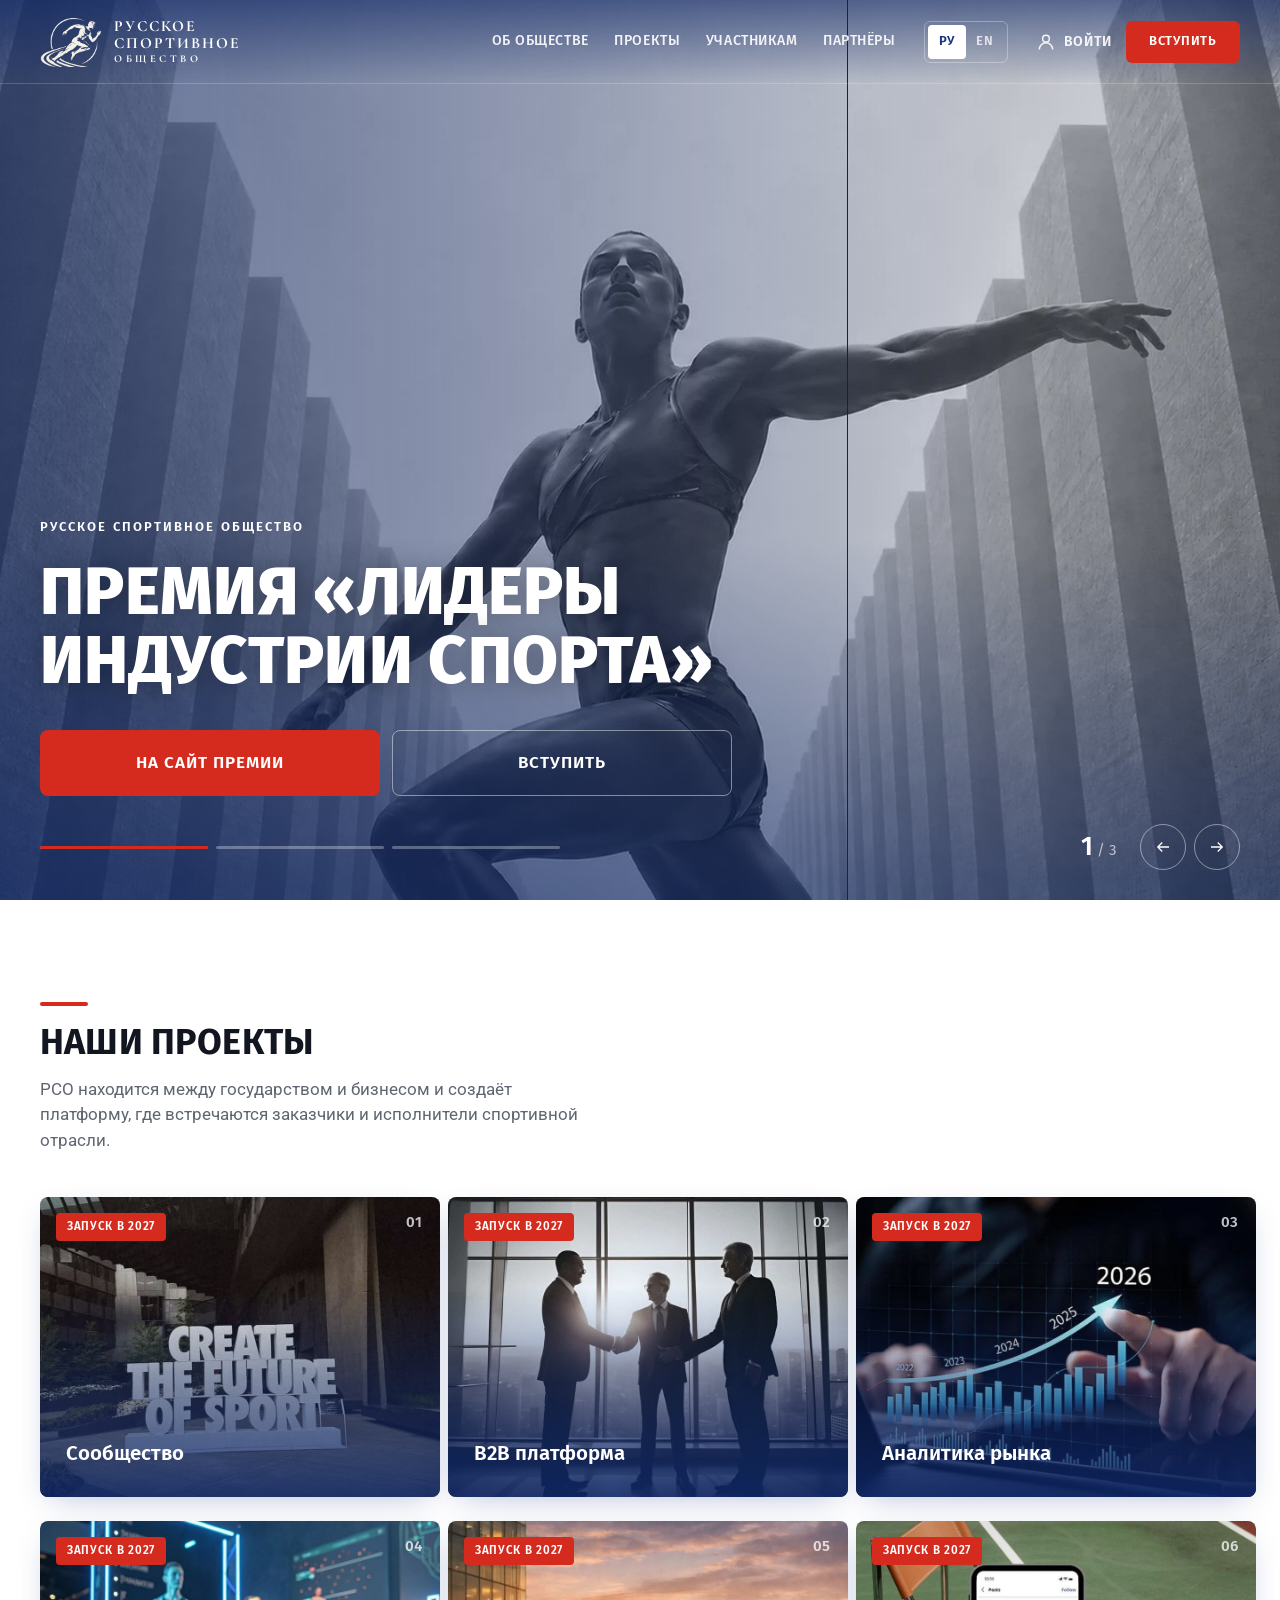
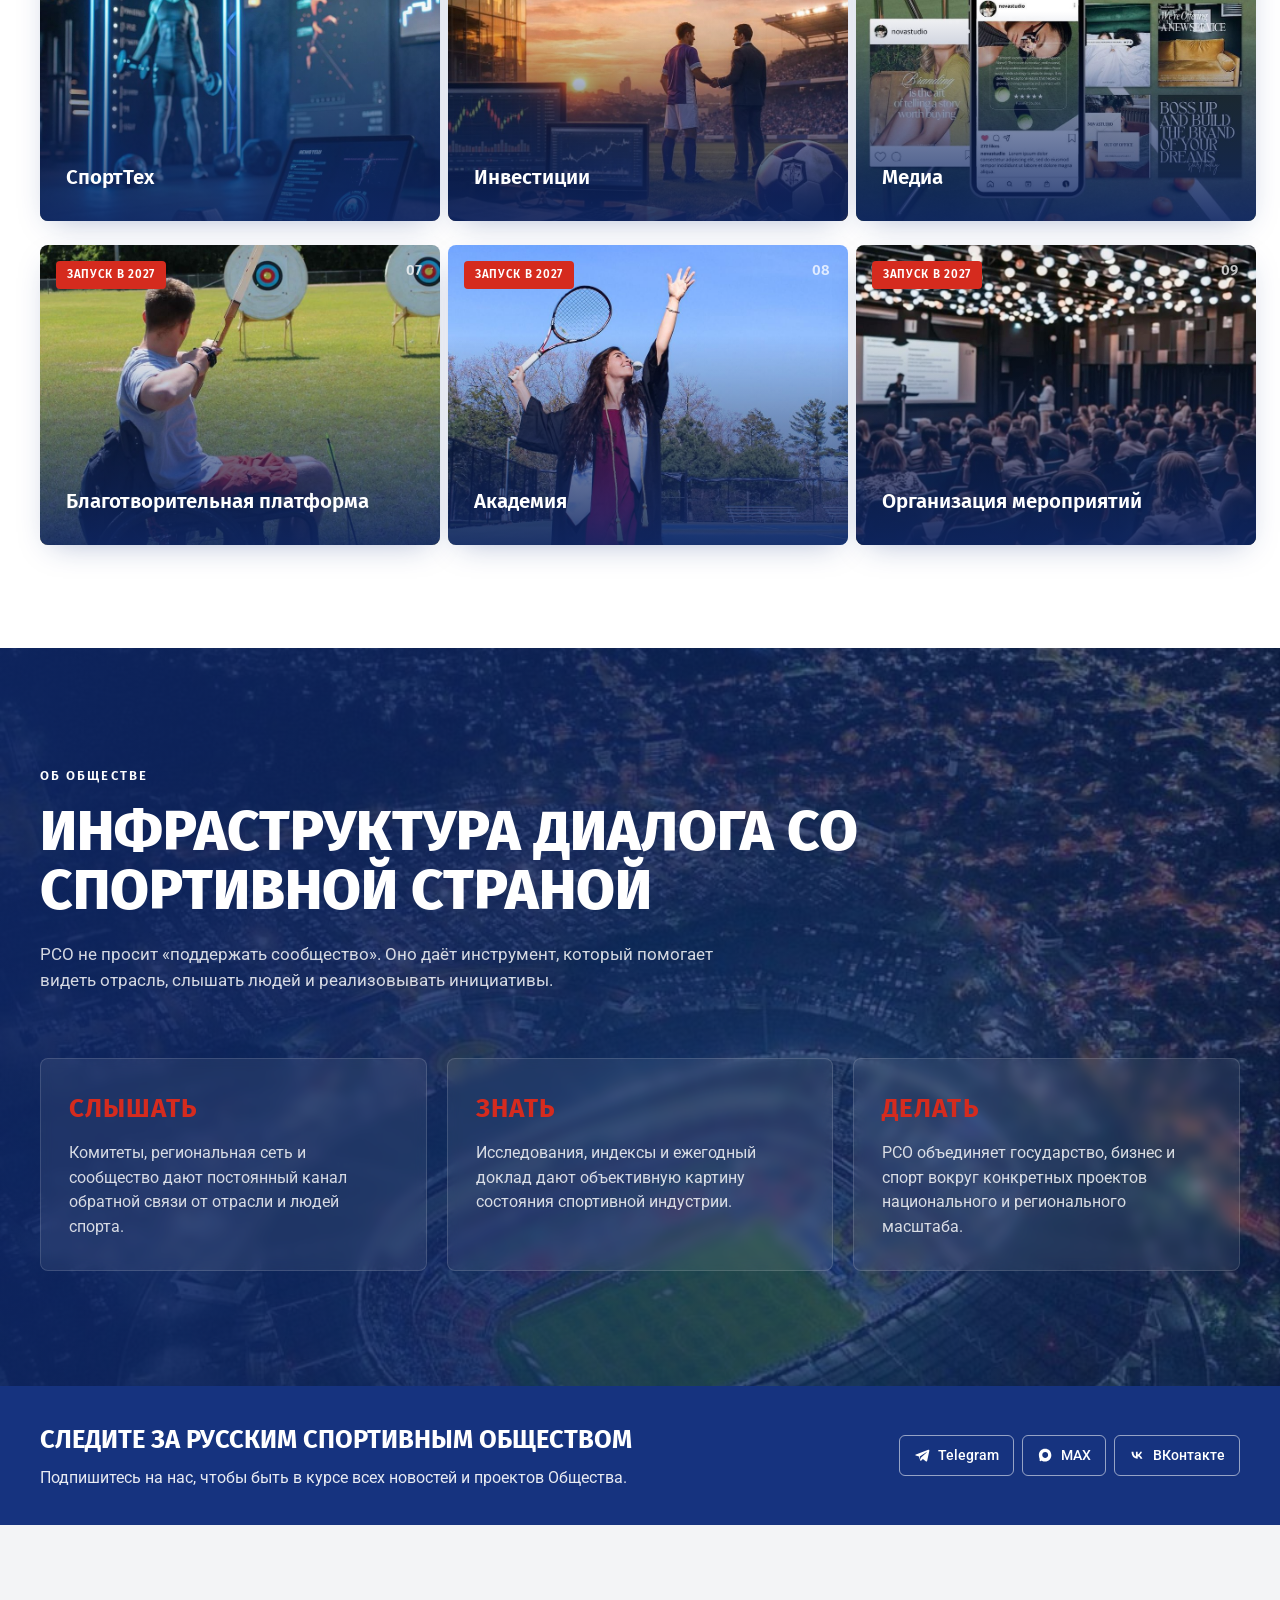
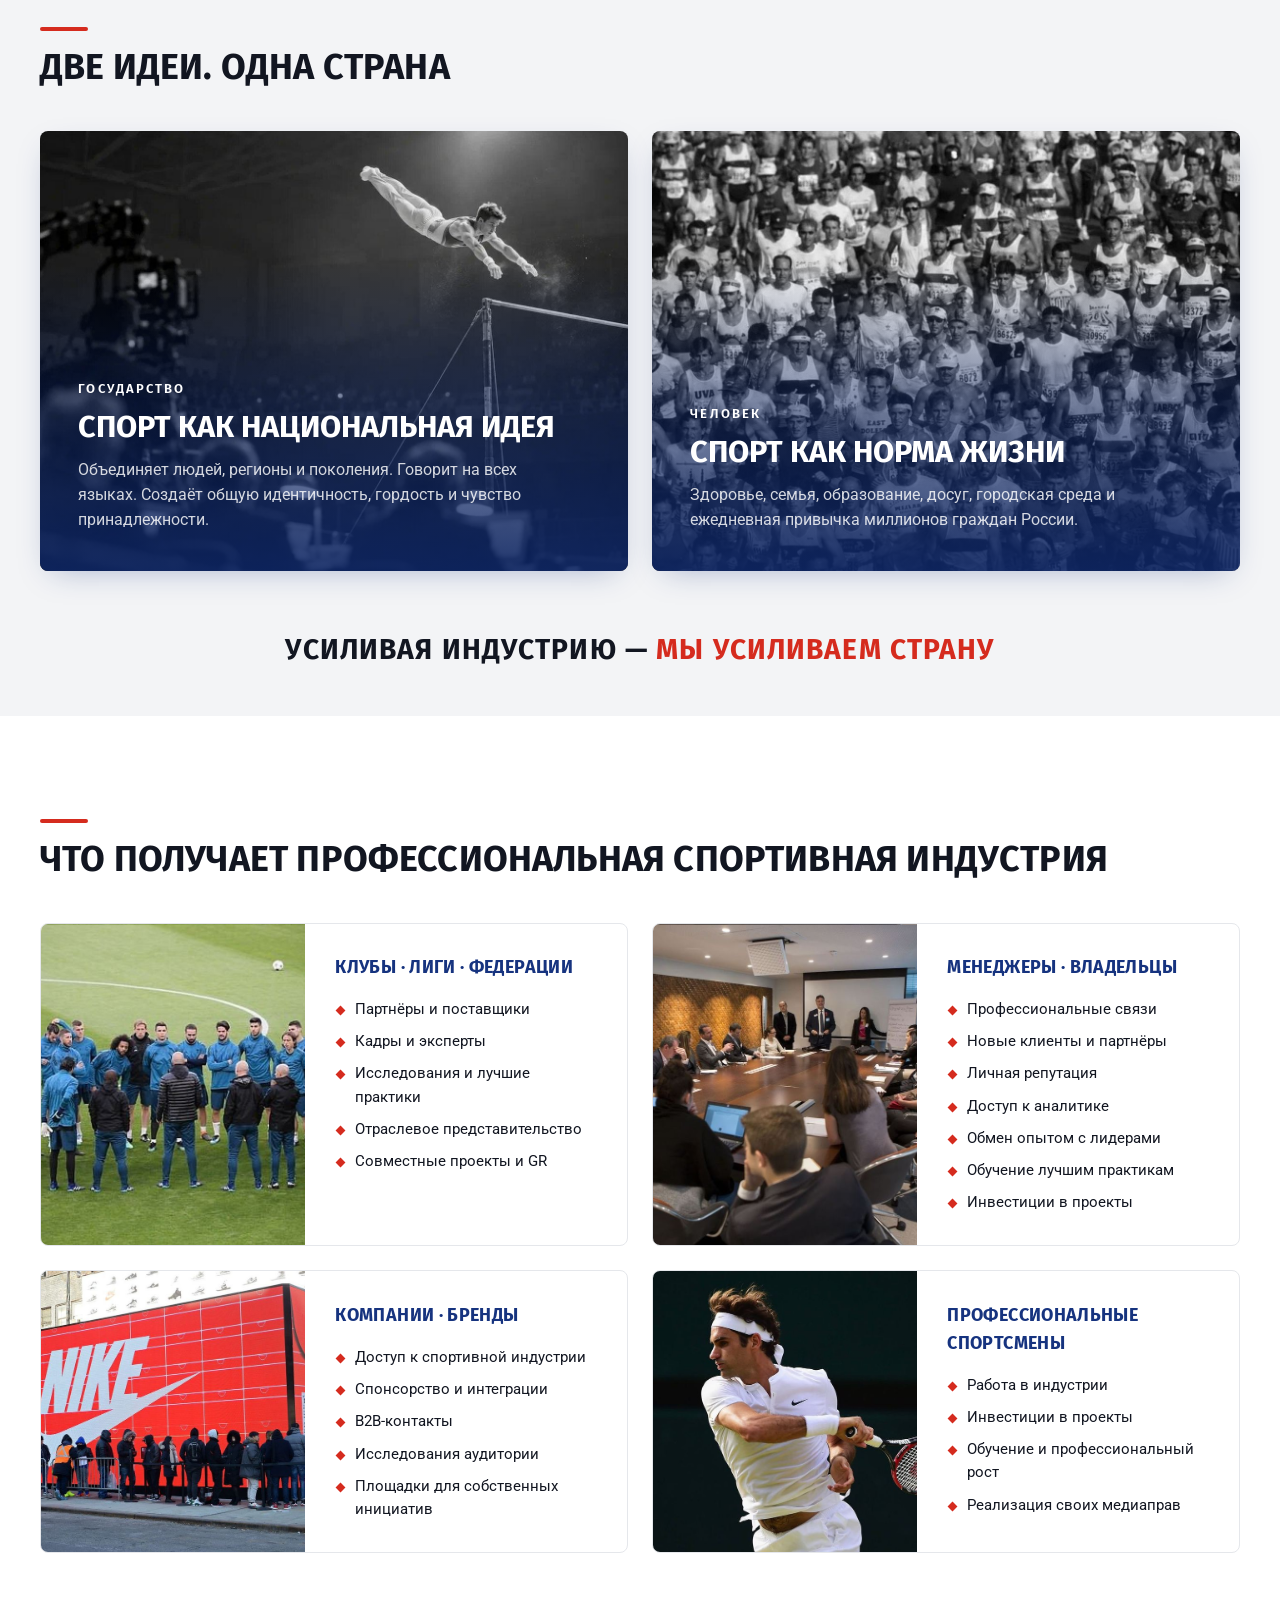
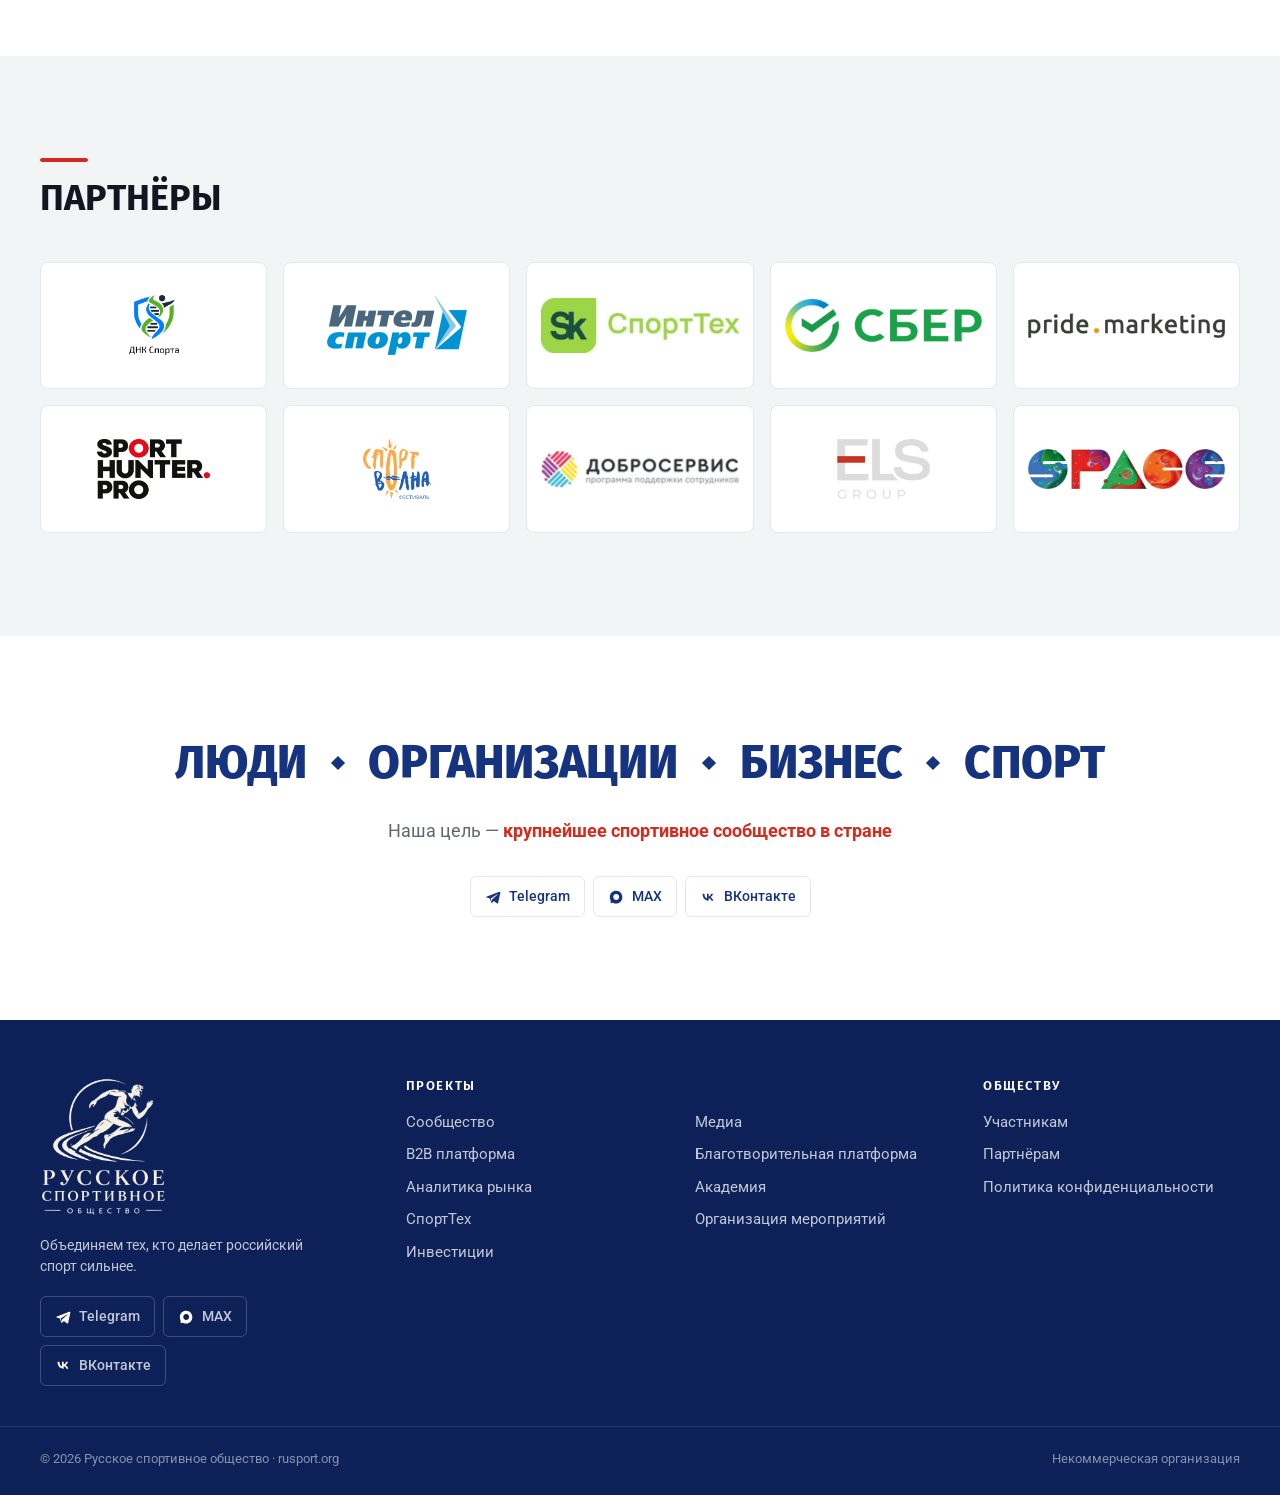
<file: index.html>
﻿<!doctype html>
<html lang="ru">
<head>
  <meta charset="utf-8">
  <meta name="viewport" content="width=device-width, initial-scale=1">
  <title>Русское спортивное общество — объединяем тех, кто делает российский спорт сильнее</title>
  <meta name="description" content="Русское спортивное общество (РСО) — некоммерческая организация, объединяющая предпринимателей, руководителей и экспертов индустрии спорта. Платформа, где встречаются государство, бизнес и спорт.">
  <meta property="og:title" content="Русское спортивное общество">
  <meta property="og:description" content="Объединяем тех, кто делает российский спорт сильнее.">
  <meta property="og:image" content="assets/img/og.jpg">
  <meta name="theme-color" content="#16337f">
  <link rel="icon" href="assets/img/favicon.png?v=2">
  <link rel="apple-touch-icon" href="assets/img/apple-touch-icon.png">
  <link rel="preconnect" href="https://fonts.googleapis.com">
  <link rel="preconnect" href="https://fonts.gstatic.com" crossorigin>
  <link href="https://fonts.googleapis.com/css2?family=Fira+Sans:wght@500;600;700;800&family=Roboto:wght@400;500&family=Cormorant+Garamond:ital,wght@0,700;1,500&display=swap" rel="stylesheet">
  <link rel="preload" as="image" href="assets/img/photos/hero-premium.jpg" fetchpriority="high">
  <link rel="stylesheet" href="assets/css/style.css?v=rso2n17a">
</head>
<body data-page="home" class="page-home">
  <div id="site-header"></div>

  <main>
    <!-- Баннерный слайдер: фото 1920×800 в assets/img/photos/hero-premium.jpg, hero-unite.jpg, hero-nation.jpg -->
    <section class="hero" aria-roledescription="carousel" aria-label="Главное">
      <div class="hero-slides">
        <article class="hero-slide is-active">
          <div class="photo has-photo" data-photo="hero-premium" data-loaded style="background-image:url('assets/img/photos/hero-premium.jpg')"></div>
          <div class="wrap hero-content">
            <span class="kicker">Русское спортивное общество</span>
            <h2 class="title-xl">Премия «Лидеры индустрии спорта»</h2>
            <div class="hero-actions">
              <a class="btn btn-gold" href="https://leaders.sk.ru/" target="_blank" rel="noopener">На сайт премии</a>
              <a class="btn btn-ghost-light" href="http://localhost:3000/register" data-account="register">Вступить</a>
            </div>
          </div>
        </article>

        <article class="hero-slide" aria-hidden="true">
          <div class="photo" data-photo="hero-unite"></div>
          <div class="wrap hero-content">
            <h1 class="title-xl">Русское спортивное общество</h1>
            <p>Объединяем тех, кто делает российский спорт сильнее.</p>
          </div>
        </article>

        <article class="hero-slide" aria-hidden="true">
          <div class="photo" data-photo="hero-nation"></div>
          <div class="wrap hero-content">
            <span class="kicker">Русское спортивное общество</span>
            <h2 class="title-xl">Здоровая нация — сильная нация</h2>
            <div class="hero-actions">
              <a class="btn btn-gold" href="http://localhost:3000/register" data-account="register">Вступить</a>
            </div>
          </div>
        </article>
      </div>

      <div class="hero-bar">
        <div class="wrap">
          <div class="hero-progress"></div>
          <span class="hero-count"></span>
          <div class="hero-arrows">
            <button class="round-btn hero-prev" type="button" aria-label="Предыдущий слайд"><svg viewBox="0 0 24 24" fill="none" stroke="currentColor" stroke-width="1.7"><path d="M20 12H5M11 6l-6 6 6 6"/></svg></button>
            <button class="round-btn hero-next" type="button" aria-label="Следующий слайд"><svg viewBox="0 0 24 24" fill="none" stroke="currentColor" stroke-width="1.7"><path d="M4 12h15M13 6l6 6-6 6"/></svg></button>
          </div>
        </div>
      </div>
    </section>

    <!-- Наши проекты -->
    <section class="section" id="projects">
      <div class="wrap">
        <div class="section-head">
          <div>
            <h2 class="h2">Наши проекты</h2>
            <p class="lead">РСО находится между государством и бизнесом и создаёт платформу, где встречаются заказчики и исполнители спортивной отрасли.</p>
          </div>
        </div>
        <div class="grid-3" id="projects-grid"></div>
      </div>
    </section>

    <!-- Инфраструктура диалога: фон assets/img/photos/dialog.jpg -->
    <section class="bleed" id="about">
      <div class="photo" data-photo="dialog"></div>
      <div class="wrap">
        <span class="kicker" style="color:var(--gold-light)">Об обществе</span>
        <h2 class="bleed-title">Инфраструктура диалога со спортивной страной</h2>
        <p class="lead" style="max-width:720px">РСО не просит «поддержать сообщество». Оно даёт инструмент, который помогает видеть отрасль, слышать людей и реализовывать инициативы.</p>
        <div class="pillars">
          <div class="pillar reveal">
            <h3>Слышать</h3>
            <p>Комитеты, региональная сеть и сообщество дают постоянный канал обратной связи от отрасли и людей спорта.</p>
          </div>
          <div class="pillar reveal">
            <h3>Знать</h3>
            <p>Исследования, индексы и ежегодный доклад дают объективную картину состояния спортивной индустрии.</p>
          </div>
          <div class="pillar reveal">
            <h3>Делать</h3>
            <p>РСО объединяет государство, бизнес и спорт вокруг конкретных проектов национального и регионального масштаба.</p>
          </div>
        </div>
      </div>
    </section>

    <!-- Соцсети -->
    <section class="band band-gold">
      <div class="wrap">
        <div>
          <h2 class="band-title">Следите за Русским спортивным обществом</h2>
          <p>Подпишитесь на нас, чтобы быть в курсе всех новостей и проектов Общества.</p>
        </div>
        <div class="socials socials-mount"></div>
      </div>
    </section>

    <!-- Две идеи: фото idea-state.jpg, idea-life.jpg -->
    <section class="section section-ivory">
      <div class="wrap">
        <div class="section-head">
          <h2 class="h2">Две идеи. Одна страна</h2>
        </div>
        <div class="ideas">
          <div class="pcard idea reveal">
            <div class="photo" data-photo="idea-state"></div>
            <div class="pcard-body">
              <span class="kicker">Государство</span>
              <h3 class="pcard-title">Спорт как национальная идея</h3>
              <p class="pcard-text">Объединяет людей, регионы и поколения. Говорит на всех языках. Создаёт общую идентичность, гордость и чувство принадлежности.</p>
            </div>
          </div>
          <div class="pcard idea reveal">
            <div class="photo" data-photo="idea-life"></div>
            <div class="pcard-body">
              <span class="kicker">Человек</span>
              <h3 class="pcard-title">Спорт как норма жизни</h3>
              <p class="pcard-text">Здоровье, семья, образование, досуг, городская среда и ежедневная привычка миллионов граждан России.</p>
            </div>
          </div>
        </div>
        <div class="ideas-result reveal">Усиливая индустрию — <span>мы усиливаем страну</span></div>
      </div>
    </section>

    <!-- Что получает индустрия: статичный блок 2×2, фото audience-<id>.jpg -->
    <section class="section" id="members">
      <div class="wrap">
        <div class="section-head">
          <h2 class="h2">Что получает профессиональная спортивная индустрия</h2>
        </div>
        <div class="values" id="audience-grid"></div>
      </div>
    </section>

    <!-- Партнёры -->
    <section class="section section-ivory" id="partners">
      <div class="wrap">
        <div class="section-head">
          <h2 class="h2">Партнёры</h2>
        </div>
        <div class="partners">
          <div class="partner reveal" style="transition-delay:0ms"><img src="assets/img/partners/dna.png" alt="ДНК Спорта" loading="lazy"></div>
          <div class="partner reveal" style="transition-delay:160ms"><img src="assets/img/partners/intelsport.png" alt="Интелспорт" loading="lazy"></div>
          <div class="partner reveal" style="transition-delay:320ms"><img src="assets/img/partners/sporttech.png" alt="СпортТех Сколково" loading="lazy"></div>
          <div class="partner reveal" style="transition-delay:480ms"><img src="assets/img/partners/sber.png" alt="Сбер" loading="lazy"></div>
          <div class="partner reveal" style="transition-delay:640ms"><img src="assets/img/partners/pride.png" alt="Pride Marketing" loading="lazy"></div>
          <div class="partner reveal" style="transition-delay:800ms"><img src="assets/img/partners/sporthunter.png" alt="SportHunter" loading="lazy"></div>
          <div class="partner reveal" style="transition-delay:960ms"><img src="assets/img/partners/sportvolna.png" alt="Спортволна" loading="lazy"></div>
          <div class="partner reveal" style="transition-delay:1120ms"><img src="assets/img/partners/dobroservis.png" alt="Добросервис" loading="lazy"></div>
          <div class="partner reveal" style="transition-delay:1280ms"><img src="assets/img/partners/eus.png" alt="ЕЮС групп" loading="lazy"></div>
          <div class="partner reveal" style="transition-delay:1440ms"><img src="assets/img/partners/space.png" alt="SPACE" loading="lazy"></div>
        </div>
      </div>
    </section>

    <!-- Манифест -->
    <section class="section manifesto">
      <div class="wrap">
        <div class="manifesto-words reveal">
          <span>Люди</span><i></i><span>Организации</span><i></i><span>Бизнес</span><i></i><span>Спорт</span>
        </div>
        <p class="manifesto-claim reveal">Наша цель — <b>крупнейшее спортивное сообщество в стране</b></p>
        <div class="socials socials-dark socials-mount"></div>
      </div>
    </section>
  </main>

  <div id="site-footer"></div>

  <script src="assets/js/data.js?v=20261023ba"></script>
  <script src="assets/js/i18n.js?v=20261023ba"></script>
  <script src="assets/js/main.js?v=rso2h8a"></script>
</body>
</html>
</file>
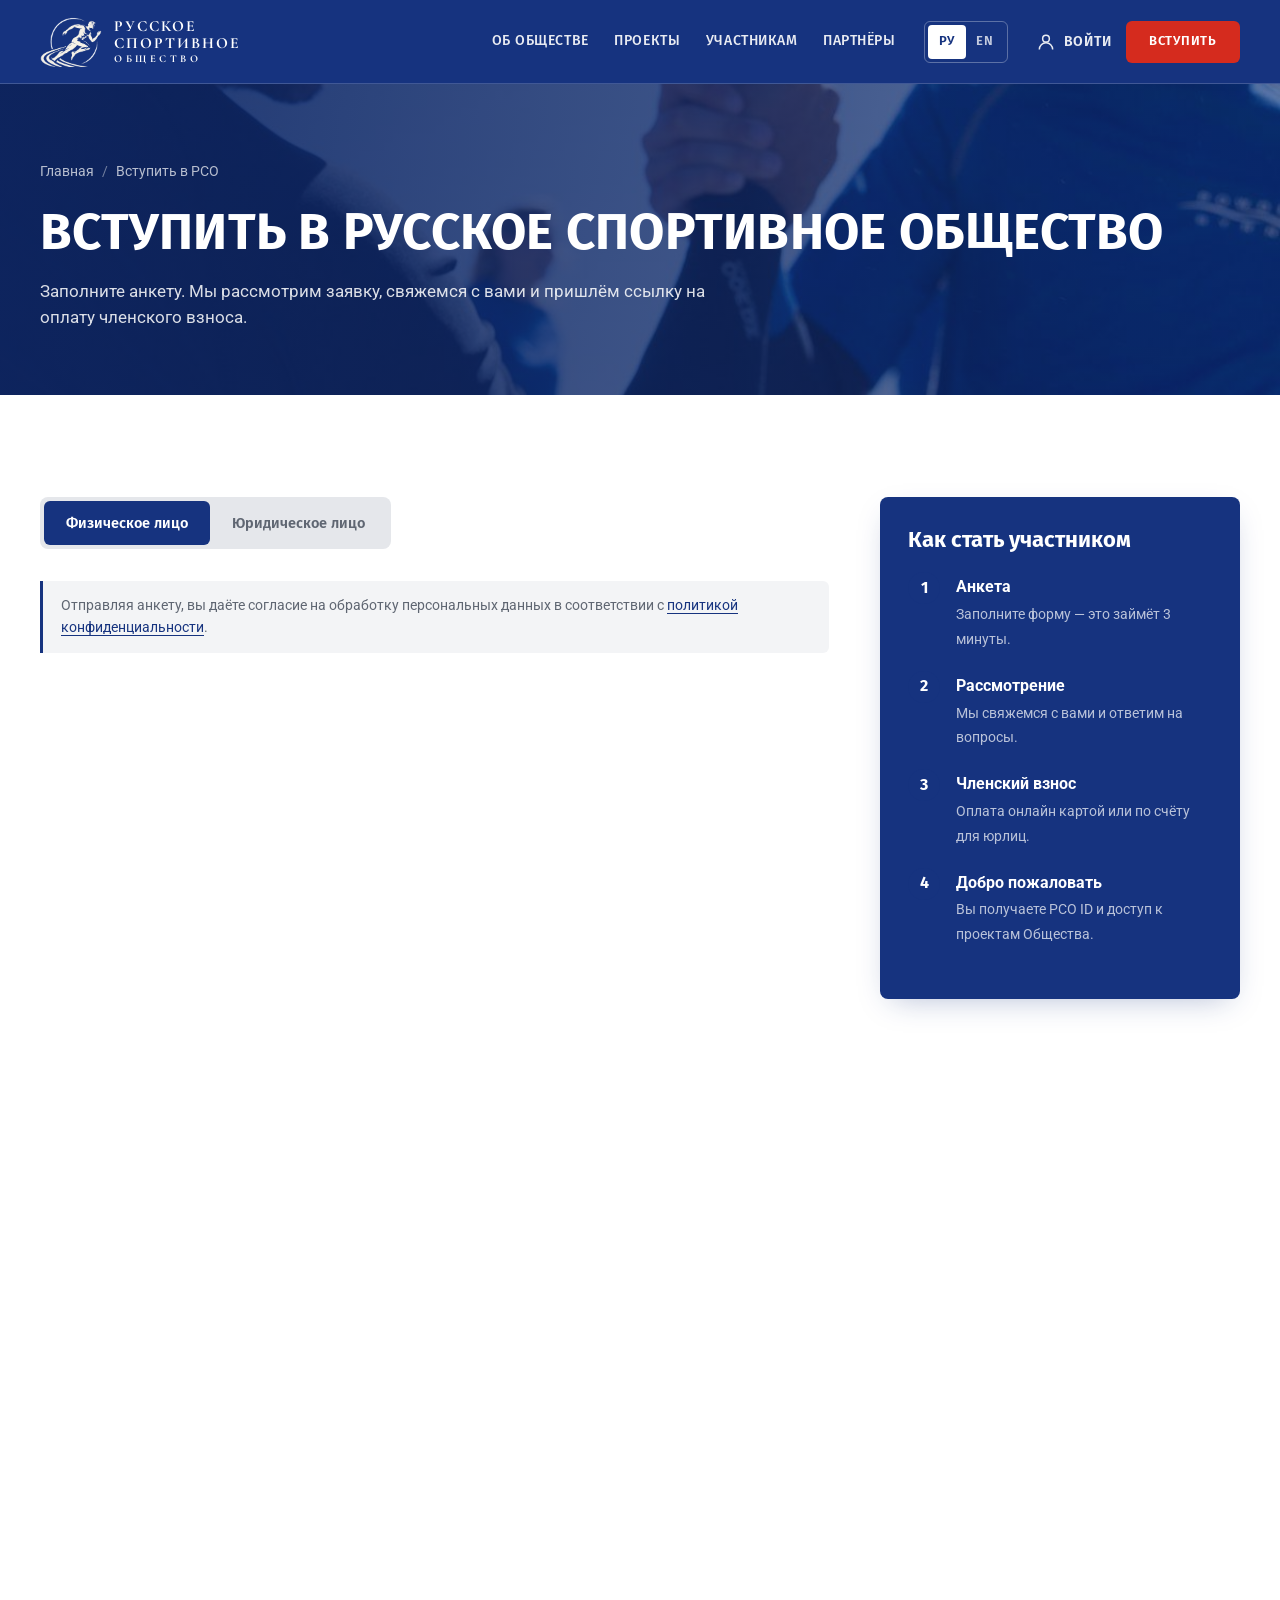
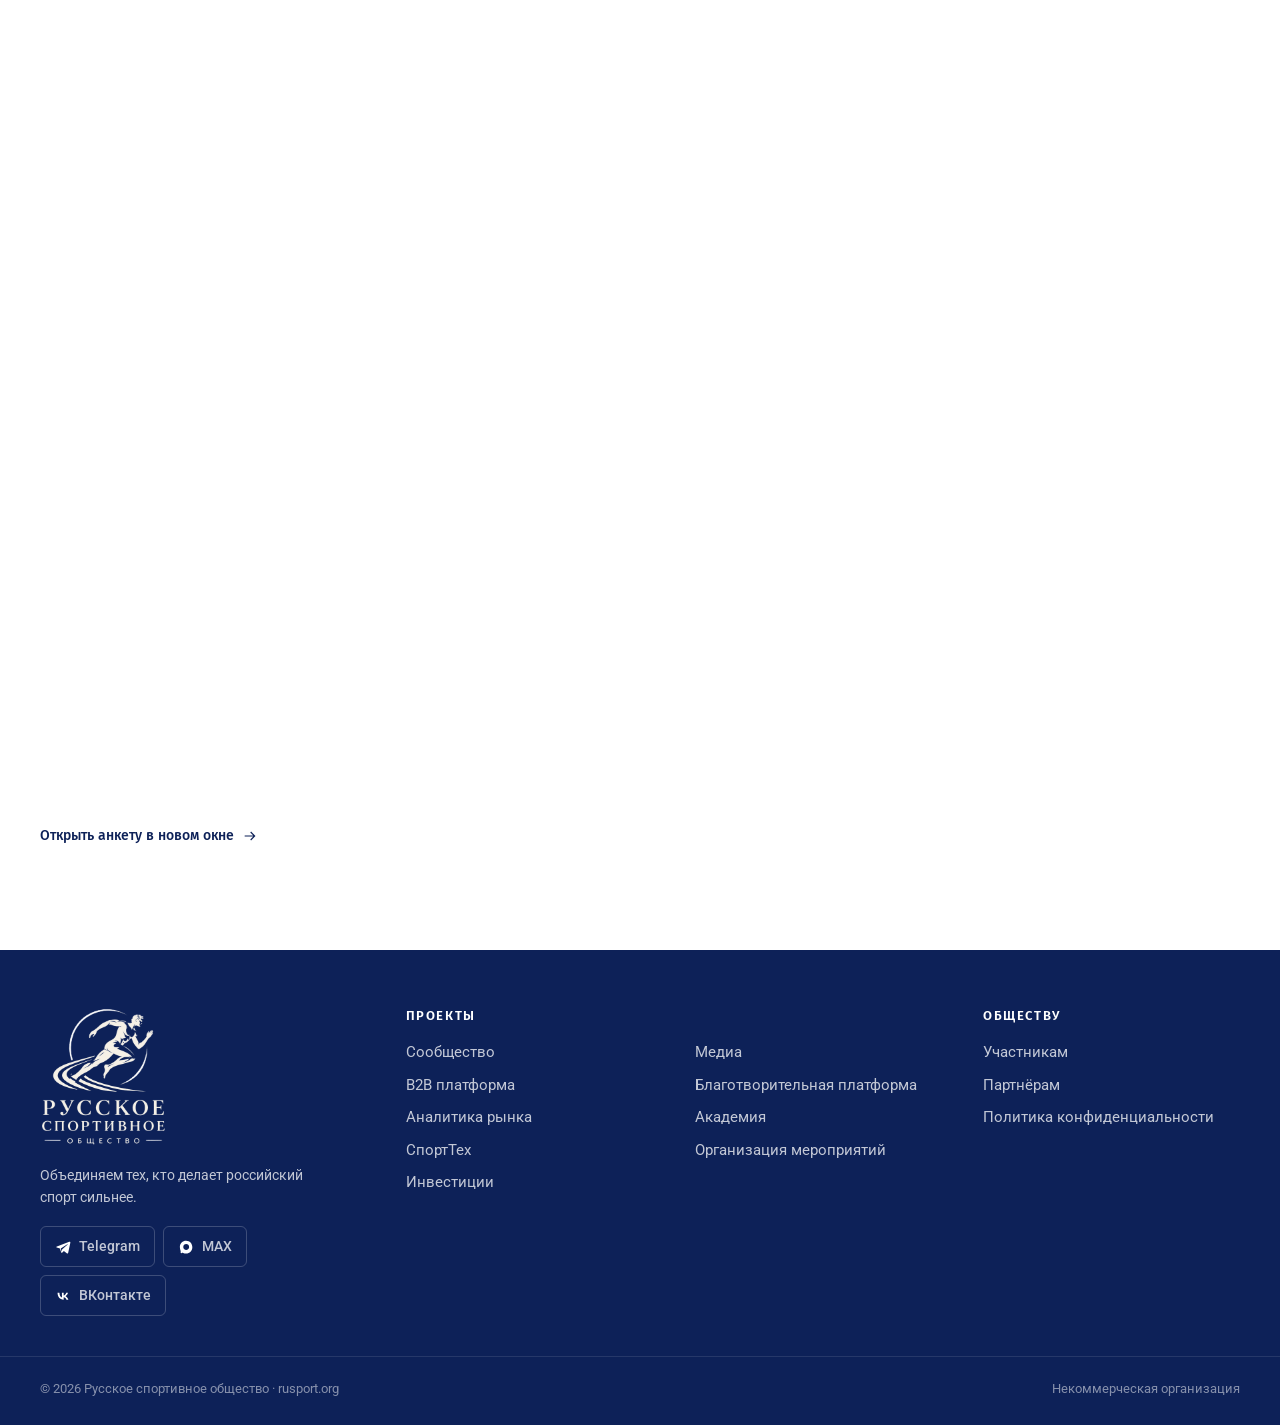
<file: join.html>
﻿<!doctype html>
<html lang="ru">
<head>
  <meta charset="utf-8">
  <meta name="viewport" content="width=device-width, initial-scale=1">
  <title>Вступить — Русское спортивное общество</title>
  <meta name="description" content="Анкета для вступления в Русское спортивное общество для физических и юридических лиц.">
  <meta name="robots" content="noindex, nofollow">
  <meta name="theme-color" content="#16337f">
  <link rel="icon" href="assets/img/favicon.png?v=2">
  <link rel="apple-touch-icon" href="assets/img/apple-touch-icon.png">
  <link rel="preconnect" href="https://fonts.googleapis.com">
  <link rel="preconnect" href="https://fonts.gstatic.com" crossorigin>
  <link href="https://fonts.googleapis.com/css2?family=Fira+Sans:wght@500;600;700;800&family=Roboto:wght@400;500&family=Cormorant+Garamond:ital,wght@0,700;1,500&display=swap" rel="stylesheet">
  <link rel="stylesheet" href="assets/css/style.css?v=rso2n17a">
</head>
<body data-page="join">
  <div id="site-header"></div>
  <main>
    <section class="page-hero">
      <div class="photo" data-photo="join"></div>
      <div class="wrap">
        <nav class="crumbs" aria-label="Навигация"><a href="index.html">Главная</a><span>Вступить в РСО</span></nav>
        <h1 class="h1">Вступить в Русское спортивное общество</h1>
        <p class="lead">Заполните анкету. Мы рассмотрим заявку, свяжемся с вами и пришлём ссылку на оплату членского взноса.</p>
      </div>
    </section>

    <section class="section">
      <div class="wrap join">
        <div>
          <div class="tabs" role="tablist">
            <button class="tab is-active" type="button" role="tab" data-type="person">Физическое лицо</button>
            <button class="tab" type="button" role="tab" data-type="company">Юридическое лицо</button>
          </div>

          <!-- Анкета — Google Форма (ссылки в assets/js/data.js → RSO_FORMS) -->
          <div class="gform" id="gform"></div>
        </div>

        <aside class="aside">
          <h3>Как стать участником</h3>
          <ol class="steps">
            <li><b>Анкета</b><span>Заполните форму — это займёт 3 минуты.</span></li>
            <li><b>Рассмотрение</b><span>Мы свяжемся с вами и ответим на вопросы.</span></li>
            <li><b>Членский взнос</b><span>Оплата онлайн картой или по счёту для юрлиц.</span></li>
            <li><b>Добро пожаловать</b><span>Вы получаете РСО ID и доступ к проектам Общества.</span></li>
          </ol>
        </aside>
      </div>
    </section>
  </main>

  <div id="site-footer"></div>

  <script src="assets/js/data.js?v=20261023ba"></script>
  <script src="assets/js/i18n.js?v=20261023ba"></script>
  <script src="assets/js/main.js?v=rso2h8a"></script>
</body>
</html>
</file>
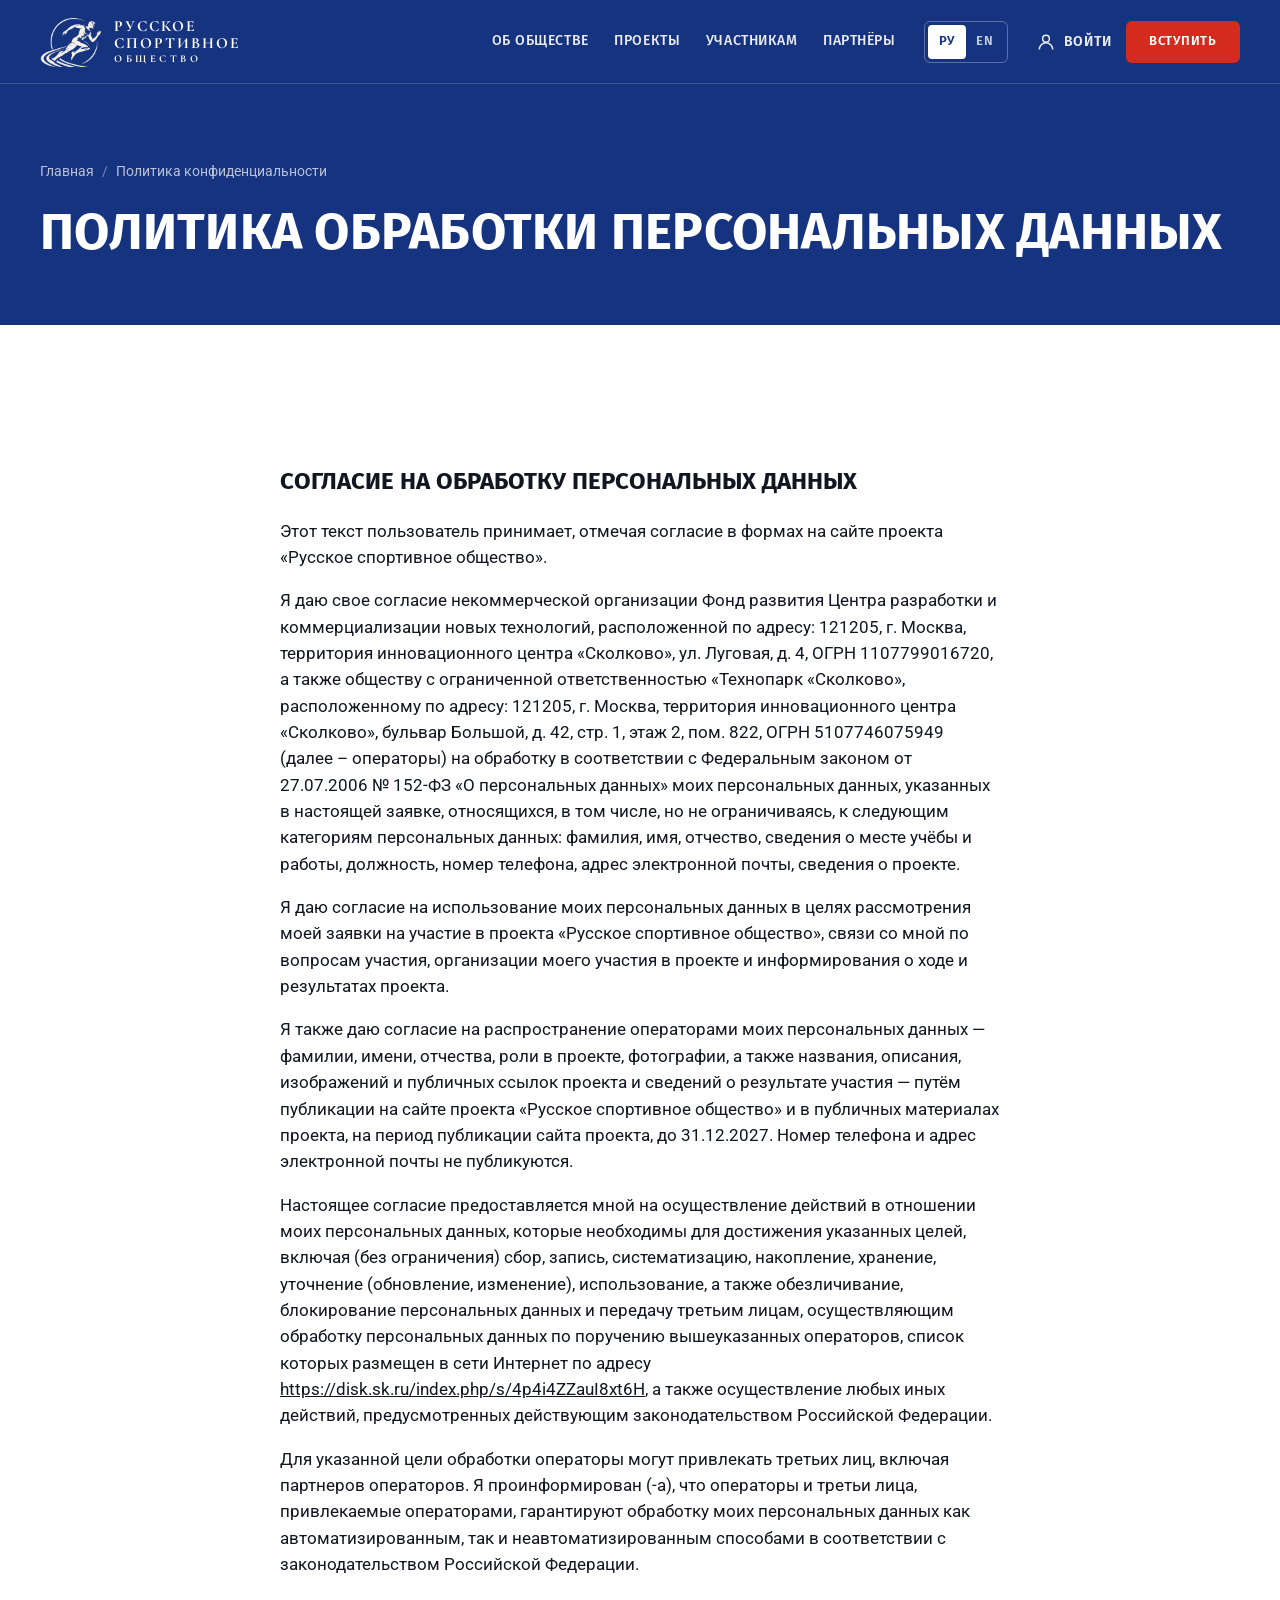
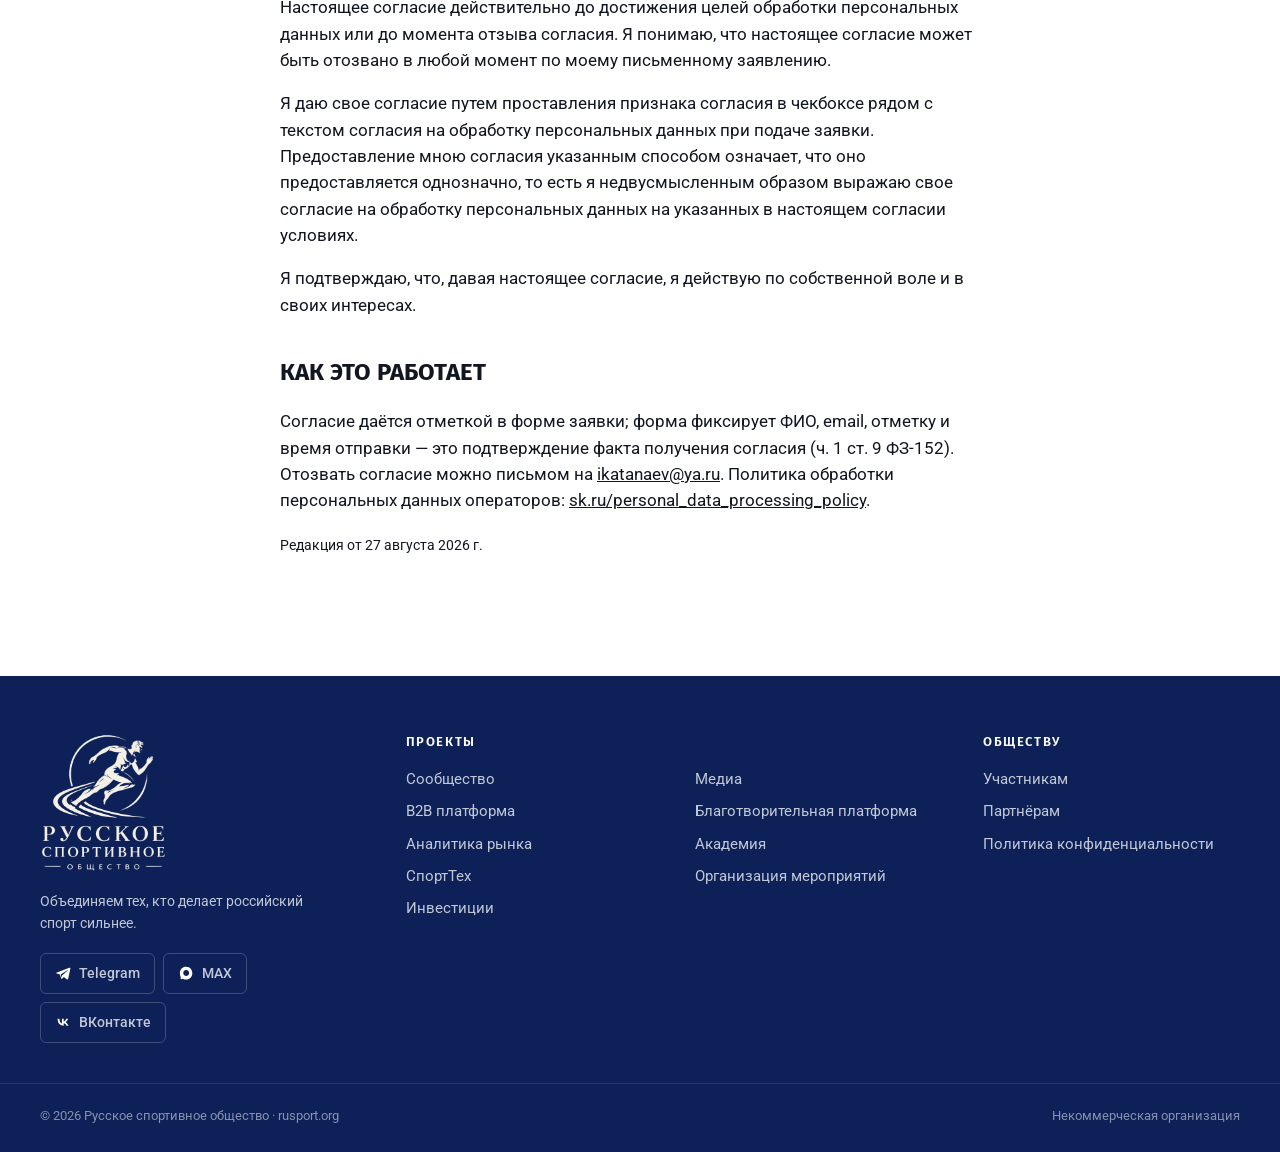
<file: privacy.html>
﻿<!doctype html>
<html lang="ru">
<head>
  <meta charset="utf-8">
  <meta name="viewport" content="width=device-width, initial-scale=1">
  <title>Политика конфиденциальности — Русское спортивное общество</title>
  <meta name="description" content="Политика обработки персональных данных.">
  <meta name="theme-color" content="#16337f">
  <link rel="icon" href="assets/img/favicon.png?v=2">
  <link rel="apple-touch-icon" href="assets/img/apple-touch-icon.png">
  <link rel="preconnect" href="https://fonts.googleapis.com">
  <link rel="preconnect" href="https://fonts.gstatic.com" crossorigin>
  <link href="https://fonts.googleapis.com/css2?family=Fira+Sans:wght@500;600;700;800&family=Roboto:wght@400;500&family=Cormorant+Garamond:ital,wght@0,700;1,500&display=swap" rel="stylesheet">
  <link rel="stylesheet" href="assets/css/style.css?v=rso2n17a">
</head>
<body data-page="privacy">
  <div id="site-header"></div>
  <main>
    <section class="page-hero page-hero-plain">
      <div class="wrap">
        <nav class="crumbs" aria-label="Навигация"><a href="index.html">Главная</a><span>Политика конфиденциальности</span></nav>
        <h1 class="h1">Политика обработки персональных данных</h1>
      </div>
    </section>
    <section class="section">
      <div class="wrap prose">
        <h2>Согласие на обработку персональных данных</h2>
        <p>Этот текст пользователь принимает, отмечая согласие в формах на сайте проекта «Русское спортивное общество».</p>
        <p>Я даю свое согласие некоммерческой организации Фонд развития Центра разработки и коммерциализации новых технологий, расположенной по адресу: 121205, г. Москва, территория инновационного центра «Сколково», ул. Луговая, д. 4, ОГРН 1107799016720, а также обществу с ограниченной ответственностью «Технопарк «Сколково», расположенному по адресу: 121205, г. Москва, территория инновационного центра «Сколково», бульвар Большой, д. 42, стр. 1, этаж 2, пом. 822, ОГРН 5107746075949 (далее – операторы) на обработку в соответствии с Федеральным законом от 27.07.2006 № 152-ФЗ «О персональных данных» моих персональных данных, указанных в настоящей заявке, относящихся, в том числе, но не ограничиваясь, к следующим категориям персональных данных: фамилия, имя, отчество, сведения о месте учёбы и работы, должность, номер телефона, адрес электронной почты, сведения о проекте.</p>
        <p>Я даю согласие на использование моих персональных данных в целях рассмотрения моей заявки на участие в проекта «Русское спортивное общество», связи со мной по вопросам участия, организации моего участия в проекте и информирования о ходе и результатах проекта.</p>
        <p>Я также даю согласие на распространение операторами моих персональных данных — фамилии, имени, отчества, роли в проекте, фотографии, а также названия, описания, изображений и публичных ссылок проекта и сведений о результате участия — путём публикации на сайте проекта «Русское спортивное общество» и в публичных материалах проекта, на период публикации сайта проекта, до 31.12.2027. Номер телефона и адрес электронной почты не публикуются.</p>
        <p>Настоящее согласие предоставляется мной на осуществление действий в отношении моих персональных данных, которые необходимы для достижения указанных целей, включая (без ограничения) сбор, запись, систематизацию, накопление, хранение, уточнение (обновление, изменение), использование, а также обезличивание, блокирование персональных данных и передачу третьим лицам, осуществляющим обработку персональных данных по поручению вышеуказанных операторов, список которых размещен в сети Интернет по адресу <a href="https://disk.sk.ru/index.php/s/4p4i4ZZauI8xt6H" target="_blank" rel="noopener noreferrer" style="text-decoration:underline">https://disk.sk.ru/index.php/s/4p4i4ZZauI8xt6H</a>, а также осуществление любых иных действий, предусмотренных действующим законодательством Российской Федерации.</p>
        <p>Для указанной цели обработки операторы могут привлекать третьих лиц, включая партнеров операторов. Я проинформирован (-а), что операторы и третьи лица, привлекаемые операторами, гарантируют обработку моих персональных данных как автоматизированным, так и неавтоматизированным способами в соответствии с законодательством Российской Федерации.</p>
        <p>Настоящее согласие действительно до достижения целей обработки персональных данных или до момента отзыва согласия. Я понимаю, что настоящее согласие может быть отозвано в любой момент по моему письменному заявлению.</p>
        <p>Я даю свое согласие путем проставления признака согласия в чекбоксе рядом с текстом согласия на обработку персональных данных при подаче заявки. Предоставление мною согласия указанным способом означает, что оно предоставляется однозначно, то есть я недвусмысленным образом выражаю свое согласие на обработку персональных данных на указанных в настоящем согласии условиях.</p>
        <p>Я подтверждаю, что, давая настоящее согласие, я действую по собственной воле и в своих интересах.</p>
        <h2>Как это работает</h2>
        <p>Согласие даётся отметкой в форме заявки; форма фиксирует ФИО, email, отметку и время отправки — это подтверждение факта получения согласия (ч. 1 ст. 9 ФЗ-152). Отозвать согласие можно письмом на <a href="mailto:ikatanaev@ya.ru" style="text-decoration:underline">ikatanaev@ya.ru</a>. Политика обработки персональных данных операторов: <a href="https://sk.ru/personal_data_processing_policy/" target="_blank" rel="noopener noreferrer" style="text-decoration:underline">sk.ru/personal_data_processing_policy</a>.</p>
        <p><small>Редакция от 27 августа 2026 г.</small></p>
      </div>
    </section>
  </main>

  <div id="site-footer"></div>

  <script src="assets/js/data.js?v=20261023ba"></script>
  <script src="assets/js/i18n.js?v=20261023ba"></script>
  <script src="assets/js/main.js?v=rso2h8a"></script>
</body>
</html>
</file>
<file: assets/css/style.css>
﻿/* Русское спортивное общество — rusport.org
   Layout patterns after rgo.ru; palette: РСО 2.0 — синий и белый. */

:root {
  --navy: #16337f;
  --navy-2: #2145a0;
  --navy-deep: #0d2158;
  --gold: #16337f;
  --gold-dark: #0d2158;
  --gold-light: #ffffff;
  --red: #d52b1e;
  --red-dark: #b0231a;
  --bg: #ffffff;
  --ivory: #f3f4f6;
  --white: #ffffff;
  --ink: #121621;
  --muted: #5f6672;
  --line: #e5e7eb;
  --shadow: 0 10px 30px -12px rgba(22, 51, 127, 0.35);

  --head: "Fira Sans", "Roboto", Arial, sans-serif;
  --body: "Roboto", Arial, sans-serif;
  --serif: "Cormorant Garamond", Georgia, serif;

  --wrap: 1320px;
  --gutter: clamp(16px, 3.2vw, 40px);
  --radius: 8px;
  --ease: cubic-bezier(0.22, 0.61, 0.36, 1);
  --header-h: 84px;
}

*,
*::before,
*::after { box-sizing: border-box; }

html { scroll-behavior: smooth; -webkit-text-size-adjust: 100%; overflow-x: clip; }

body {
  margin: 0;
  font-family: var(--body);
  font-size: 16px;
  line-height: 1.55;
  color: var(--ink);
  background: var(--bg);
  -webkit-font-smoothing: antialiased;
  overflow-x: hidden;
}

img, video, iframe { max-width: 100%; display: block; }
a { color: inherit; text-decoration: none; }
button, input, select, textarea { font: inherit; color: inherit; }
[hidden] { display: none !important; }

.wrap { width: 100%; max-width: var(--wrap); margin: 0 auto; padding: 0 var(--gutter); }

/* ---------- Typography ---------- */

.h1, .h2, .title-xl {
  font-family: var(--head);
  font-weight: 700;
  line-height: 1.12;
  margin: 0;
  text-transform: uppercase;
  letter-spacing: 0.005em;
}
.title-xl { font-size: clamp(34px, 5.2vw, 72px); font-weight: 800; line-height: 1.04; }
.h1 { font-size: clamp(30px, 4vw, 52px); }
.h2 { font-size: clamp(26px, 2.8vw, 38px); }
.lead { font-size: clamp(16px, 1.3vw, 19px); color: var(--muted); margin: 0; }
.kicker {
  display: inline-block;
  font-family: var(--head);
  font-size: 13px;
  font-weight: 600;
  letter-spacing: 0.16em;
  text-transform: uppercase;
  color: var(--gold);
}

/* ---------- Buttons & links ---------- */

.btn {
  display: inline-flex;
  align-items: center;
  justify-content: center;
  gap: 10px;
  min-height: 50px;
  padding: 0 30px;
  border: 1px solid transparent;
  border-radius: 6px;
  font-family: var(--head);
  font-size: 14px;
  font-weight: 600;
  letter-spacing: 0.06em;
  text-transform: uppercase;
  cursor: pointer;
  white-space: nowrap;
  transition: background 0.2s, color 0.2s, border-color 0.2s, box-shadow 0.2s;
}
.btn svg { width: 18px; height: 18px; flex: none; }
.btn-gold { background: var(--red); color: var(--white); }
.btn-gold:hover { background: var(--red-dark); }

.more-link {
  display: inline-flex;
  align-items: center;
  gap: 12px;
  font-family: var(--head);
  font-size: 13px;
  font-weight: 500;
  letter-spacing: 0.06em;
  text-transform: uppercase;
  color: var(--gold-dark);
  white-space: nowrap;
}
.more-link svg { width: 18px; transition: transform 0.2s var(--ease); }
.more-link:hover svg { transform: translateX(4px); }

/* ---------- Header ---------- */

/* Прозрачная шапка стоит вверху страницы и уезжает вместе с ней;
   при прокрутке вверх выезжает закреплённая (.is-fixed): над слайдером прозрачная, ниже — синяя (.is-solid) */
.site-header {
  position: absolute;
  inset: 0 0 auto;
  z-index: 60;
  color: var(--white);
  background: var(--navy);
  transition: background 0.3s, box-shadow 0.6s ease, transform 0.15s ease-out;
}
.site-header.is-fixed { position: fixed; }
.site-header.is-hidden { transform: translateY(-100%); }
.site-header.no-anim { transition: none; }
.site-header.is-hidden:has(:focus-visible) { transform: none; }
@media (prefers-reduced-motion: reduce) { .site-header { transition: background 0.3s, box-shadow 0.3s; } }
.page-home .site-header:not(.is-solid) { background: linear-gradient(rgba(14, 38, 100, 0.6), rgba(14, 38, 100, 0)); }
/* Синий фон — отдельным слоем, чтобы переход из прозрачного шёл плавно */
.site-header::before { content: ""; position: absolute; inset: 0; z-index: -1; background: rgba(22, 51, 127, 0.97); opacity: 0; transition: opacity 0.6s ease; pointer-events: none; }
.site-header.is-solid::before { opacity: 1; }
.site-header.is-solid { box-shadow: 0 6px 24px -12px rgba(0, 0, 0, 0.5); }
.header-row {
  display: flex;
  align-items: center;
  gap: 28px;
  height: var(--header-h);
  border-bottom: 1px solid rgba(255, 255, 255, 0.18);
}
.site-header.is-solid .header-row { border-bottom-color: transparent; }

.brand { display: flex; align-items: center; gap: 12px; flex: none; }
.brand img { width: 62px; height: auto; }
.brand-name {
  font-family: var(--serif);
  font-size: 15.5px;
  font-weight: 700;
  line-height: 1.04;
  letter-spacing: 0.13em;
  text-transform: uppercase;
  color: var(--white);
}
.brand-name small { display: block; font-size: 10.5px; letter-spacing: 0.34em; margin-top: 3px; }

.nav { display: flex; align-items: center; gap: clamp(16px, 2vw, 30px); margin-left: auto; }
.nav a {
  font-family: var(--head);
  font-size: 14px;
  font-weight: 500;
  letter-spacing: 0.04em;
  text-transform: uppercase;
  opacity: 0.9;
  padding: 6px 0;
  border-bottom: 2px solid transparent;
  transition: border-color 0.2s, opacity 0.2s;
}
.nav a:hover, .nav a.is-active { opacity: 1; border-bottom-color: var(--gold-light); }
.header-cta { min-height: 42px; padding: 0 20px; font-size: 13px; }
.lang-switch { display: flex; flex: none; padding: 3px; border: 1px solid rgba(255, 255, 255, 0.3); border-radius: 6px; }
.lang-switch button {
  min-width: 38px;
  height: 34px;
  padding: 0 8px;
  border: 0;
  border-radius: 4px;
  background: transparent;
  color: rgba(255, 255, 255, 0.75);
  font-family: var(--head);
  font-size: 13px;
  font-weight: 600;
  letter-spacing: 0.04em;
  cursor: pointer;
  transition: background 0.2s, color 0.2s;
}
.lang-switch button:hover { color: var(--white); }
.lang-switch button.is-active { background: var(--white); color: var(--navy); cursor: default; }

.burger {
  display: none;
  margin-left: auto;
  width: 44px; height: 44px;
  padding: 0;
  border: 1px solid rgba(255, 255, 255, 0.3);
  border-radius: 6px;
  background: transparent;
  cursor: pointer;
  position: relative;
}
.burger span, .burger span::before, .burger span::after {
  position: absolute; left: 50%;
  width: 20px; height: 2px;
  margin-left: -10px;
  background: var(--white);
  transition: transform 0.3s var(--ease), background 0.2s;
}
.burger span { top: 50%; margin-top: -1px; }
.burger span::before, .burger span::after { content: ""; left: 0; margin-left: 0; }
.burger span::before { top: -6px; }
.burger span::after { top: 6px; }
.nav-open .burger span { background: transparent; }
.nav-open .burger span::before { transform: translateY(6px) rotate(45deg); }
.nav-open .burger span::after { transform: translateY(-6px) rotate(-45deg); }
.nav .nav-join { display: none; }

@media (max-width: 1100px) {
  :root { --header-h: 70px; }
  .brand img { width: 52px; }
  .burger { display: block; flex: 0 0 44px; min-width: 44px; margin-left: 8px; }
  .lang-switch { flex: 0 0 auto; margin-left: auto; }
  .header-row { gap: 12px; }
  .brand { flex: 0 1 auto; min-width: 0; overflow: hidden; }
  .brand img { flex: none; }
  .brand-name { white-space: nowrap; }
  .header-cta { display: none; }
  .nav {
    position: fixed;
    top: var(--header-h); left: 0; right: 0; bottom: 0;
    flex-direction: column;
    align-items: stretch;
    gap: 0;
    padding: 12px var(--gutter) 32px;
    background: var(--navy-deep);
    overflow-y: auto;
    transform: translateX(100%);
    transition: transform 0.35s var(--ease);
  }
  .nav a { font-size: 17px; padding: 18px 0; border-bottom: 1px solid rgba(255, 255, 255, 0.1); }
  .nav a:hover, .nav a.is-active { border-bottom-color: rgba(255, 255, 255, 0.1); color: var(--gold-light); }
  .nav .nav-join { display: flex; margin-top: 28px; border: 0; color: var(--white); }
  .nav-open { overflow: hidden; }
  .nav-open .nav { transform: none; }
  .nav-open .site-header { background: var(--navy-deep); }
}

@media (max-width: 400px) {
  .brand { gap: 8px; }
  .brand img { width: 42px; }
  .brand-name { font-size: 13px; letter-spacing: 0.08em; }
  .brand-name small { font-size: 9.5px; letter-spacing: 0.24em; }
  .lang-switch button { min-width: 32px; height: 32px; padding: 0 6px; font-size: 12px; }
  .burger { width: 42px; height: 42px; flex-basis: 42px; min-width: 42px; }
}

/* ---------- Photo slots ---------- */
/* Any [data-photo] element gets its photo as a background; missing files show a branded placeholder. */

.photo {
  position: relative;
  background-color: var(--navy-2);
  background-size: cover;
  background-position: center;
  overflow: hidden;
}
.photo.no-photo {
  background-image:
    repeating-linear-gradient(135deg, rgba(255, 255, 255, 0.025) 0 2px, transparent 2px 14px),
    radial-gradient(120% 120% at 75% 15%, #2a4fa8 0%, var(--navy) 55%, var(--navy-deep) 100%);
}
.photo.no-photo::after {
  content: "Фото: " attr(data-photo) ".jpg";
  position: absolute;
  top: 42%; left: 50%;
  transform: translate(-50%, -50%);
  padding: 44px 14px 0;
  background: url("data:image/svg+xml,%3Csvg xmlns='http://www.w3.org/2000/svg' viewBox='0 0 24 24' fill='none' stroke='%23ffffff' stroke-width='1.4'%3E%3Cpath d='M4 7h3l2-2.5h6L17 7h3a1 1 0 0 1 1 1v10a1 1 0 0 1-1 1H4a1 1 0 0 1-1-1V8a1 1 0 0 1 1-1z'/%3E%3Ccircle cx='12' cy='12.5' r='3.6'/%3E%3C/svg%3E") center top / 34px no-repeat;
  color: rgba(255, 255, 255, 0.55);
  font: 500 12.5px/1.4 var(--body);
  white-space: nowrap;
  pointer-events: none;
}
.hero-slide .photo.no-photo::after { left: 76%; top: 46%; }
.bleed > .photo.no-photo::after, .page-hero > .photo.no-photo::after { left: auto; right: 4%; transform: translateY(-50%); }
@media (max-width: 767px) {
  .hero-slide .photo.no-photo::after { left: 50%; top: 17%; }
  .bleed > .photo.no-photo::after, .page-hero > .photo.no-photo::after { display: none; }
}

/* ---------- Hero banner slider ---------- */

.hero { position: relative; color: var(--white); background: var(--navy-deep); overflow: hidden; }
.hero-slides { position: relative; height: 100vh; height: 100svh; min-height: 560px; }
.hero-slide {
  position: absolute;
  inset: 0;
  opacity: 0;
  visibility: hidden;
  transition: opacity 1s var(--ease), visibility 1s;
}
.hero-slide.is-active { opacity: 1; visibility: visible; }
.hero-slide .photo { position: absolute; inset: 0; transform: scale(1.06); transition: transform 7s linear; will-change: transform; backface-visibility: hidden; }
.hero-slide.is-active .photo { transform: scale(1); }
.hero-slide::after {
  content: "";
  position: absolute;
  inset: 0;
  background:
    linear-gradient(90deg, rgba(14, 38, 100, 0.6) 0%, rgba(14, 38, 100, 0.35) 45%, rgba(14, 38, 100, 0.1) 80%),
    linear-gradient(0deg, rgba(14, 38, 100, 0.5) 0%, rgba(14, 38, 100, 0) 40%);
}
/* Slide text sits at the bottom, just above the progress bars (.hero-bar). */
.hero-content {
  position: relative;
  z-index: 2;
  height: 100%;
  display: flex;
  flex-direction: column;
  justify-content: flex-end;
  padding-top: var(--header-h);
  padding-bottom: 104px;
}
.hero-content > * { max-width: 760px; }
.hero-content .kicker { color: var(--gold-light); margin-bottom: 20px; }
.hero-content .title-xl { text-shadow: 0 2px 30px rgba(0, 0, 0, 0.35); }
.hero-content .title-xl span { color: var(--gold-light); }
.hero-content p { font-size: clamp(16px, 1.5vw, 20px); color: rgba(255, 255, 255, 0.86); margin: 22px 0 34px; max-width: 560px; }
.hero-actions { display: flex; flex-wrap: wrap; gap: 12px; }
.title-xl + .hero-actions { margin-top: 34px; }
@media (min-width: 768px) {
  .hero-actions .btn { min-width: 340px; min-height: 66px; padding: 0 64px; font-size: 17px; border-radius: 8px; }
}
.hero-content p:last-child { margin-bottom: 0; }
.hero-content > *:not(.hero-actions) { opacity: 0; transform: translateY(18px); transition: opacity 0.8s 0.2s var(--ease), transform 0.8s 0.2s var(--ease); }
.hero-actions { opacity: 0; transition: opacity 0.8s 0.45s var(--ease); }
.hero-slide.is-active .hero-content > * { opacity: 1; transform: none; }

.hero-bar {
  position: absolute;
  left: 0; right: 0; bottom: 30px;
  z-index: 3;
}
.hero-bar .wrap { display: flex; align-items: center; gap: 24px; }
.hero-progress { flex: 1; display: flex; gap: 8px; max-width: 520px; }
.hero-progress button {
  flex: 1;
  height: 22px;
  padding: 0;
  border: 0;
  background: none;
  cursor: pointer;
  position: relative;
}
.hero-progress button::before, .hero-progress i {
  content: "";
  position: absolute;
  left: 0; top: 10px;
  height: 3px;
  width: 100%;
  border-radius: 2px;
  background: rgba(255, 255, 255, 0.3);
}
.hero-progress i { width: 0; background: var(--gold-light); }
.hero-progress button.is-done i { width: 100%; }
.hero-progress button.is-active i { animation: progress var(--slide-ms, 7000ms) linear forwards; }
@keyframes progress { to { width: 100%; } }
.hero-count { font-family: var(--head); font-size: 15px; color: rgba(255, 255, 255, 0.65); margin-left: auto; }
.hero-count b { font-size: 26px; color: var(--white); font-weight: 600; }
.hero-arrows { display: flex; gap: 8px; }
.round-btn {
  width: 46px; height: 46px;
  display: grid; place-items: center;
  border: 1px solid rgba(255, 255, 255, 0.45);
  border-radius: 50%;
  background: transparent;
  color: var(--white);
  cursor: pointer;
  transition: background 0.2s, border-color 0.2s;
}
.round-btn:hover { background: var(--gold); border-color: var(--gold); }
.round-btn svg { width: 18px; }

@media (max-width: 767px) {
  .hero-slides { height: min(640px, 88svh); }
  .hero-slide::after { background: linear-gradient(0deg, rgba(14, 38, 100, 0.94) 0%, rgba(14, 38, 100, 0.78) 50%, rgba(14, 38, 100, 0.6) 100%); }
  .hero-content { padding-bottom: 88px; }
  .hero-actions .btn { flex: 1 1 100%; }
  .hero-arrows { display: none; }
}

/* ---------- Sections ---------- */

.section { padding: clamp(64px, 8vw, 110px) 0; }
.section-ivory { background: var(--ivory); }
.section-head {
  display: flex;
  align-items: flex-end;
  justify-content: space-between;
  gap: 16px 32px;
  margin-bottom: clamp(28px, 3.4vw, 48px);
}
.section-head .lead { max-width: 560px; margin-top: 14px; }
@media (max-width: 767px) { .section-head { flex-direction: column; align-items: flex-start; } }

/* Photo card */
.pcard {
  position: relative;
  display: flex;
  flex-direction: column;
  justify-content: flex-end;
  min-height: 300px;
  aspect-ratio: 4 / 3;
  border-radius: var(--radius);
  overflow: hidden;
  box-shadow: var(--shadow);
  color: var(--white);
  isolation: isolate;
}
.pcard .photo { position: absolute; inset: 0; z-index: -2; transition: transform 0.7s var(--ease); }
.pcard::before {
  content: "";
  position: absolute;
  inset: 0;
  z-index: -1;
  background: linear-gradient(0deg, rgba(14, 38, 100, 0.9) 0%, rgba(14, 38, 100, 0.45) 40%, rgba(14, 38, 100, 0) 70%);
}
.pcard:hover .photo { transform: scale(1.05); }
.pcard-body { padding: 24px 26px; }
.pcard-title { font-family: var(--head); font-size: clamp(19px, 1.6vw, 23px); font-weight: 600; line-height: 1.2; margin: 0; }
.pcard-text { font-size: 14.5px; color: rgba(255, 255, 255, 0.82); margin: 8px 0 0; max-height: 0; opacity: 0; overflow: hidden; transition: max-height 0.4s var(--ease), opacity 0.4s; }
.pcard:hover .pcard-text, .pcard:focus-visible .pcard-text { max-height: 120px; opacity: 1; }
.pcard-badge {
  position: absolute;
  top: 16px; left: 16px;
  padding: 5px 11px;
  border-radius: 4px;
  background: var(--red);
  color: var(--white);
  font-family: var(--head);
  font-size: 11.5px;
  font-weight: 600;
  letter-spacing: 0.06em;
  text-transform: uppercase;
}
.pcard-num { position: absolute; top: 14px; right: 18px; font-family: var(--head); font-size: 15px; font-weight: 600; color: rgba(255, 255, 255, 0.75); }
@media (hover: none) { .pcard-text { max-height: none; opacity: 1; } }

.grid-3 { display: grid; grid-template-columns: repeat(3, minmax(0, 1fr)); gap: 24px; }
@media (max-width: 1023px) {
  .grid-3 { grid-template-columns: repeat(2, minmax(0, 1fr)); gap: 20px; }
}
@media (max-width: 600px) {
  .grid-3 { grid-template-columns: 1fr; gap: 16px; }
  .pcard { min-height: 240px; }
}

/* Full-bleed photo section (rgo.ru "Экспедиционный корпус") */
.bleed { position: relative; color: var(--white); padding: clamp(72px, 9vw, 130px) 0; isolation: isolate; }
.bleed > .photo { position: absolute; inset: 0; z-index: -2; }
.bleed::before { content: ""; position: absolute; inset: 0; z-index: -1; background: linear-gradient(90deg, rgba(14, 38, 100, 0.92) 0%, rgba(14, 38, 100, 0.78) 50%, rgba(14, 38, 100, 0.6) 100%); }
.bleed .lead { color: rgba(255, 255, 255, 0.82); }
.bleed-title { font-family: var(--head); font-size: clamp(30px, 4.4vw, 60px); font-weight: 800; line-height: 1.05; text-transform: uppercase; margin: 14px 0 22px; max-width: 900px; }
.pillars { display: grid; grid-template-columns: repeat(3, minmax(0, 1fr)); gap: 20px; margin-top: clamp(40px, 5vw, 64px); }
.pillar {
  padding: 30px 28px;
  border-radius: var(--radius);
  background: rgba(255, 255, 255, 0.07);
  border: 1px solid rgba(255, 255, 255, 0.14);
  backdrop-filter: blur(6px);
  -webkit-backdrop-filter: blur(6px);
}
.pillar h3 { font-family: var(--head); font-size: 26px; font-weight: 700; letter-spacing: 0.04em; text-transform: uppercase; color: var(--gold-light); margin: 0 0 12px; }
.pillar p { margin: 0; color: rgba(255, 255, 255, 0.82); }
@media (max-width: 860px) { .pillars { grid-template-columns: 1fr; } }

/* Band (rgo.ru colour stripe) */
.band { background: var(--navy); color: var(--white); }
.band .wrap { display: flex; align-items: center; justify-content: space-between; gap: 20px 40px; padding-top: 34px; padding-bottom: 34px; }
.band-title { font-family: var(--head); font-size: clamp(20px, 2vw, 28px); font-weight: 700; text-transform: uppercase; margin: 0; }
.band p { margin: 6px 0 0; color: rgba(255, 255, 255, 0.75); }
.band-gold { background: var(--gold); }
.band-gold p { color: rgba(255, 255, 255, 0.9); }
.band-gold .btn { background: var(--navy); color: var(--white); }
.band-gold .btn:hover { background: var(--navy-deep); }
.band .socials { flex: none; }
.band-gold .social { border-color: rgba(255, 255, 255, 0.55); color: var(--white); }
.band-gold .social svg { color: var(--white); }
.band-gold .social:hover { border-color: var(--white); background: var(--navy); }
@media (max-width: 767px) { .band .wrap { flex-direction: column; align-items: flex-start; } .band .btn { width: 100%; } }

/* ---------- Empty-state note (join page, before the Google Forms are set) ---------- */

.empty-note {
  grid-column: 1 / -1;
  padding: 48px 24px;
  border: 1px dashed #d1d5db;
  border-radius: var(--radius);
  text-align: center;
  color: var(--muted);
}
.empty-note b { display: block; font-family: var(--head); font-size: 20px; color: var(--navy); margin-bottom: 6px; }

/* ---------- Two ideas ---------- */

.ideas { display: grid; grid-template-columns: 1fr 1fr; gap: 24px; }
.idea { min-height: 440px; aspect-ratio: auto; }
.idea .pcard-body { padding: clamp(24px, 3vw, 40px); }
.idea .kicker { color: var(--gold-light); margin-bottom: 10px; }
.idea .pcard-title { font-size: clamp(24px, 2.4vw, 34px); font-weight: 700; text-transform: uppercase; }
.idea .pcard-text { max-height: none; opacity: 1; font-size: 16px; margin-top: 12px; max-width: 480px; }
.ideas-result {
  margin-top: 24px;
  padding: clamp(22px, 2.6vw, 34px) 24px;
  border-radius: var(--radius);
  background: var(--gold);
  color: var(--white);
  text-align: center;
  font-family: var(--head);
  font-size: clamp(18px, 2.2vw, 30px);
  font-weight: 700;
  letter-spacing: 0.04em;
  text-transform: uppercase;
}
.ideas-result span { color: var(--gold-light); }
@media (max-width: 860px) { .ideas { grid-template-columns: 1fr; } .idea { min-height: 360px; } }

/* ---------- What the industry gets (static 2×2) ---------- */

.values { display: grid; grid-template-columns: repeat(2, minmax(0, 1fr)); gap: 24px; }
.value {
  display: grid;
  grid-template-columns: minmax(0, 0.9fr) minmax(0, 1.1fr);
  border-radius: var(--radius);
  overflow: hidden;
  background: var(--white);
  border: 1px solid var(--line);
}
.value-img { position: relative; min-height: 260px; }
.value-img .photo { position: absolute; inset: 0; }
.value-body { padding: clamp(22px, 2.4vw, 32px); }
.value-title { font-family: var(--head); font-size: clamp(17px, 1.4vw, 20px); font-weight: 700; text-transform: uppercase; letter-spacing: 0.02em; color: var(--navy); margin: 0 0 16px; }
.value ul { list-style: none; margin: 0; padding: 0; display: grid; gap: 9px; font-size: 15px; }
.value li { position: relative; padding-left: 20px; }
.value li::before { content: ""; position: absolute; left: 2px; top: 0.6em; width: 7px; height: 7px; background: var(--red); transform: rotate(45deg); }
@media (max-width: 1100px) { .values { grid-template-columns: 1fr; } }
@media (max-width: 560px) { .value { grid-template-columns: 1fr; } .value-img { min-height: 0; aspect-ratio: 16 / 9; } }

/* ---------- Partners ---------- */
.partners { display: grid; grid-template-columns: repeat(5, minmax(0, 1fr)); gap: 16px; }
.partner {
  display: grid;
  place-items: center;
  aspect-ratio: 16 / 9;
  padding: 14px;
  border-radius: var(--radius);
  background: var(--white);
  border: 1px solid var(--line);
  color: #9ca3af;
  font-size: 12px;
  text-align: center;
  text-transform: uppercase;
  letter-spacing: 0.08em;
}
.partner.reveal { transform: translateY(48px); filter: blur(6px); transition: opacity 0.9s var(--ease), transform 0.9s var(--ease), filter 0.9s var(--ease); }
.partner.reveal.is-in { transform: none; filter: none; }
.partner img { max-height: 60px; max-width: 100%; width: auto; object-fit: contain; }
@media (max-width: 1023px) { .partners { grid-template-columns: repeat(3, minmax(0, 1fr)); } }
@media (max-width: 560px) { .partners { grid-template-columns: repeat(2, minmax(0, 1fr)); gap: 10px; } }

/* ---------- Manifesto ---------- */

.manifesto { text-align: center; }
.manifesto-words {
  display: flex;
  flex-wrap: wrap;
  justify-content: center;
  align-items: center;
  gap: 8px clamp(14px, 2vw, 28px);
  font-family: var(--head);
  font-size: clamp(22px, 3.6vw, 52px);
  font-weight: 800;
  text-transform: uppercase;
  color: var(--navy);
  line-height: 1.1;
}
.manifesto-words i { width: 10px; height: 10px; background: var(--gold); transform: rotate(45deg); flex: none; }
.manifesto-claim { margin: 28px 0 32px; font-size: clamp(16px, 1.4vw, 19px); color: var(--muted); }
.manifesto-claim b { color: var(--red); }
.manifesto .socials { justify-content: center; }

/* ---------- Footer ---------- */

.site-footer { background: var(--navy-deep); color: rgba(255, 255, 255, 0.75); }

.footer-main { display: grid; grid-template-columns: 1.3fr repeat(3, 1fr); gap: 32px; padding-top: 56px; padding-bottom: 40px; }
.footer-brand img { width: 128px; margin-bottom: 18px; }
.footer-brand p { margin: 0 0 18px; font-size: 14px; max-width: 280px; }
.site-footer h4 { margin: 0 0 16px; font-family: var(--head); font-size: 13px; font-weight: 600; letter-spacing: 0.12em; text-transform: uppercase; color: var(--gold-light); }
.site-footer ul { list-style: none; margin: 0; padding: 0; display: grid; gap: 10px; font-size: 14.5px; }
.site-footer a:hover { color: var(--white); }
.footer-bottom { display: flex; flex-wrap: wrap; justify-content: space-between; gap: 10px; padding-top: 22px; padding-bottom: 26px; border-top: 1px solid rgba(255, 255, 255, 0.1); font-size: 13px; color: rgba(255, 255, 255, 0.5); }
.socials { display: flex; flex-wrap: wrap; gap: 8px; }
.social {
  display: inline-flex;
  align-items: center;
  gap: 8px;
  padding: 9px 14px;
  border: 1px solid rgba(255, 255, 255, 0.2);
  border-radius: 6px;
  font-size: 13.5px;
  font-weight: 500;
  transition: border-color 0.2s, background 0.2s;
}
.social:hover { border-color: var(--gold-light); background: rgba(255, 255, 255, 0.05); }
.social svg { width: 16px; height: 16px; color: var(--white); }
.socials-dark .social { border-color: var(--line); color: var(--navy); background: var(--white); }
.socials-dark .social svg { color: var(--navy); }
@media (max-width: 1023px) { .footer-main { grid-template-columns: 1fr 1fr; } .footer-brand { grid-column: 1 / -1; } }
@media (max-width: 480px) { .footer-main { grid-template-columns: 1fr; } }

/* ---------- Inner pages ---------- */

.page-hero { position: relative; color: var(--white); padding: calc(var(--header-h) + clamp(40px, 6vw, 90px)) 0 clamp(40px, 5vw, 70px); isolation: isolate; }
.page-hero > .photo { position: absolute; inset: 0; z-index: -2; }
.page-hero::before { content: ""; position: absolute; inset: 0; z-index: -1; background: linear-gradient(90deg, rgba(14, 38, 100, 0.92) 0%, rgba(14, 38, 100, 0.75) 60%, rgba(14, 38, 100, 0.55) 100%); }
.page-hero-plain { background: var(--navy); }
.page-hero-plain::before { display: none; }
.page-hero .lead { color: rgba(255, 255, 255, 0.85); margin-top: 18px; max-width: 680px; }
.page-hero .pcard-badge { position: static; display: inline-block; margin-bottom: 18px; }
.crumbs { display: flex; flex-wrap: wrap; gap: 8px; font-size: 13.5px; color: rgba(255, 255, 255, 0.7); margin-bottom: 22px; }
.crumbs a:hover { color: var(--white); text-decoration: underline; }
.crumbs span::before { content: "/"; margin-right: 8px; opacity: 0.6; }
.aside {
  position: sticky;
  top: calc(var(--header-h) + 24px);
  padding: 30px 28px;
  border-radius: var(--radius);
  background: var(--navy);
  color: var(--white);
  box-shadow: var(--shadow);
}
.aside h3 { font-family: var(--head); font-size: 22px; font-weight: 700; margin: 0 0 10px; line-height: 1.2; }
.aside p { margin: 0 0 24px; color: rgba(255, 255, 255, 0.75); font-size: 15px; }
.aside .btn { width: 100%; }
.aside .btn + .btn { margin-top: 10px; }
@media (max-width: 1023px) { .aside { position: static; } }

/* Join form */
.join { display: grid; grid-template-columns: minmax(0, 1fr) 360px; gap: clamp(32px, 4vw, 64px); align-items: start; }
.tabs { display: inline-flex; padding: 4px; background: #e5e7eb; border-radius: 8px; margin-bottom: 32px; }
.tab { padding: 11px 22px; border: 0; border-radius: 6px; background: transparent; font-family: var(--head); font-size: 14.5px; font-weight: 600; cursor: pointer; color: var(--muted); }
.tab.is-active { background: var(--navy); color: var(--white); }
.steps { list-style: none; margin: 22px 0 0; padding: 0; counter-reset: s; }
.steps li { counter-increment: s; position: relative; padding: 0 0 22px 48px; }
.steps li::before { content: counter(s); position: absolute; left: 0; top: -3px; width: 32px; height: 32px; display: grid; place-items: center; border-radius: 50%; background: var(--gold); font-family: var(--head); font-weight: 700; color: var(--white); }
.steps b { display: block; margin-bottom: 2px; }
.steps span { font-size: 14px; color: rgba(255, 255, 255, 0.7); }
.gform iframe { width: 100%; border: 0; border-radius: var(--radius); background: var(--white); }
/* Google Form heights (measured: content + Google footer), so the form shows without its own scrollbar. */
.gform iframe[data-type="person"] { height: 1740px; }
.gform iframe[data-type="company"] { height: 2360px; }
@media (max-width: 600px) {
  .gform iframe[data-type="person"] { height: 1885px; }
  .gform iframe[data-type="company"] { height: 2505px; }
}
.gform-consent { margin: 0 0 16px; padding: 14px 18px; border-left: 3px solid var(--gold); border-radius: 0 6px 6px 0; background: var(--ivory); font-size: 14px; color: var(--muted); }
.gform-consent a { color: var(--navy); text-decoration: underline; text-decoration-color: var(--gold); text-underline-offset: 3px; }
.gform-alt { margin: 14px 0 0; }
.gform-alt a { display: inline-flex; align-items: center; gap: 8px; color: var(--gold-dark); font-family: var(--head); font-size: 14px; font-weight: 500; }
.gform-alt svg { width: 16px; }
@media (max-width: 1023px) { .join { grid-template-columns: 1fr; } }
@media (max-width: 600px) { .tabs { display: flex; } .tab { flex: 1; padding: 11px 8px; } }

.prose { max-width: 800px; font-size: 17px; }
.prose h2 { font-family: var(--head); font-size: 24px; text-transform: uppercase; margin: 36px 0 10px; }

/* ---------- Reveal ---------- */

.reveal { opacity: 0; transform: translateY(24px); transition: opacity 0.8s var(--ease), transform 0.8s var(--ease); }
.reveal.is-in { opacity: 1; transform: none; }

@media (prefers-reduced-motion: reduce) {
  *, *::before, *::after { animation-duration: 0.001ms !important; transition-duration: 0.001ms !important; }
  .reveal, .partner.reveal { opacity: 1; transform: none; filter: none; }
}

:focus-visible { outline: 2px solid var(--gold); outline-offset: 3px; }

/* Header socials (replace the former "Вступить" CTA) */
.header-socials { display: flex; gap: 8px; min-height: 0; padding: 0; }
.social-icon { display: inline-flex; align-items: center; justify-content: center; width: 40px; height: 40px; border: 1px solid rgba(255, 255, 255, 0.3); border-radius: 50%; color: var(--white); transition: border-color 0.2s, background 0.2s; }
.social-icon svg { width: 18px; height: 18px; color: var(--white); }
.social-icon:hover { border-color: var(--gold-light); background: rgba(255, 255, 255, 0.08); }
.nav .nav-join.socials { margin-top: 28px; }

/* РСО 2.0: красный — акцент для главных действий и меток (бело-сине-красная палитра) */
.ideas-result span { color: var(--red); }

/* РСО 2.0: на телефонах и планшетах соцсети убраны из шапки — они в меню (бургер) */
@media (max-width: 1100px) {
  .header-socials { display: none; }
}

/* РСО 2.0: кнопки соцсетей в мобильном меню — ровный ряд, без стилей пунктов меню */
@media (max-width: 1100px) {
  .nav .nav-join.socials { display: grid; grid-template-columns: repeat(3, 1fr); gap: 8px; }
  .nav .nav-join .social {
    justify-content: center;
    gap: 8px;
    padding: 12px 8px;
    border: 1px solid rgba(255, 255, 255, 0.3);
    border-radius: 6px;
    font-family: var(--body);
    font-size: 14px;
    letter-spacing: 0;
    text-transform: none;
    line-height: 1;
    white-space: nowrap;
    opacity: 1;
  }
  .nav .nav-join .social svg { flex: none; width: 18px; height: 18px; }
}
@media (max-width: 360px) {
  .nav .nav-join.socials { grid-template-columns: 1fr; }
}

/* РСО 2.0: слоган без плашки — чёрный текст, красный акцент */
.ideas-result { background: none; color: var(--ink); padding-left: 0; padding-right: 0; }

/* РСО 2.0: больше красного — надзаголовки, активный пункт меню, полоса слайдера, метка у заголовков разделов */
.kicker { color: var(--red); }
.nav a:hover, .nav a.is-active { border-bottom-color: var(--red); }
.hero-progress i { background: var(--red); }
.section-head .h2::before, .section .h2.section-title::before {
  content: "";
  display: block;
  width: 48px;
  height: 4px;
  margin-bottom: 16px;
  border-radius: 2px;
  background: var(--red);
}
@media (max-width: 1100px) {
  .nav a:hover, .nav a.is-active { color: #ff6b5f; }
}

/* РСО 2.0: заголовки «Слышать / Знать / Делать» — красные */
.pillar h3 { color: var(--red); }

/* РСО 2.0: меньше пустоты под слоганом */
.ideas-result { padding-bottom: 0; }
.section:has(.ideas-result) { padding-bottom: clamp(28px, 3.5vw, 48px); }


/* ---------- Единый профиль РСО: вход и вступление ---------- */
.header-auth { display: flex; align-items: center; gap: 14px; flex: none; }
.header-login {
  display: inline-flex; align-items: center; gap: 8px;
  font-family: var(--head); font-size: 14px; font-weight: 600; letter-spacing: 0.06em; text-transform: uppercase;
  color: var(--white); opacity: 0.9; transition: opacity 0.2s;
}
.header-login:hover { opacity: 1; }
.header-login svg { width: 20px; height: 20px; }
.header-join { min-height: 42px; padding: 0 22px; font-size: 13px; }
.btn-ghost-light { border-color: rgba(255, 255, 255, 0.45); color: var(--white); }
.btn-ghost-light:hover { border-color: var(--white); background: rgba(255, 255, 255, 0.1); }
.nav .nav-auth { gap: 10px; }
.nav .nav-auth .btn { flex: 1; }
@media (max-width: 1100px) {
  .header-auth { display: none; }
}
@media (max-width: 1440px) and (min-width: 1101px) {
  .header-socials { display: none; }
}
</file>
